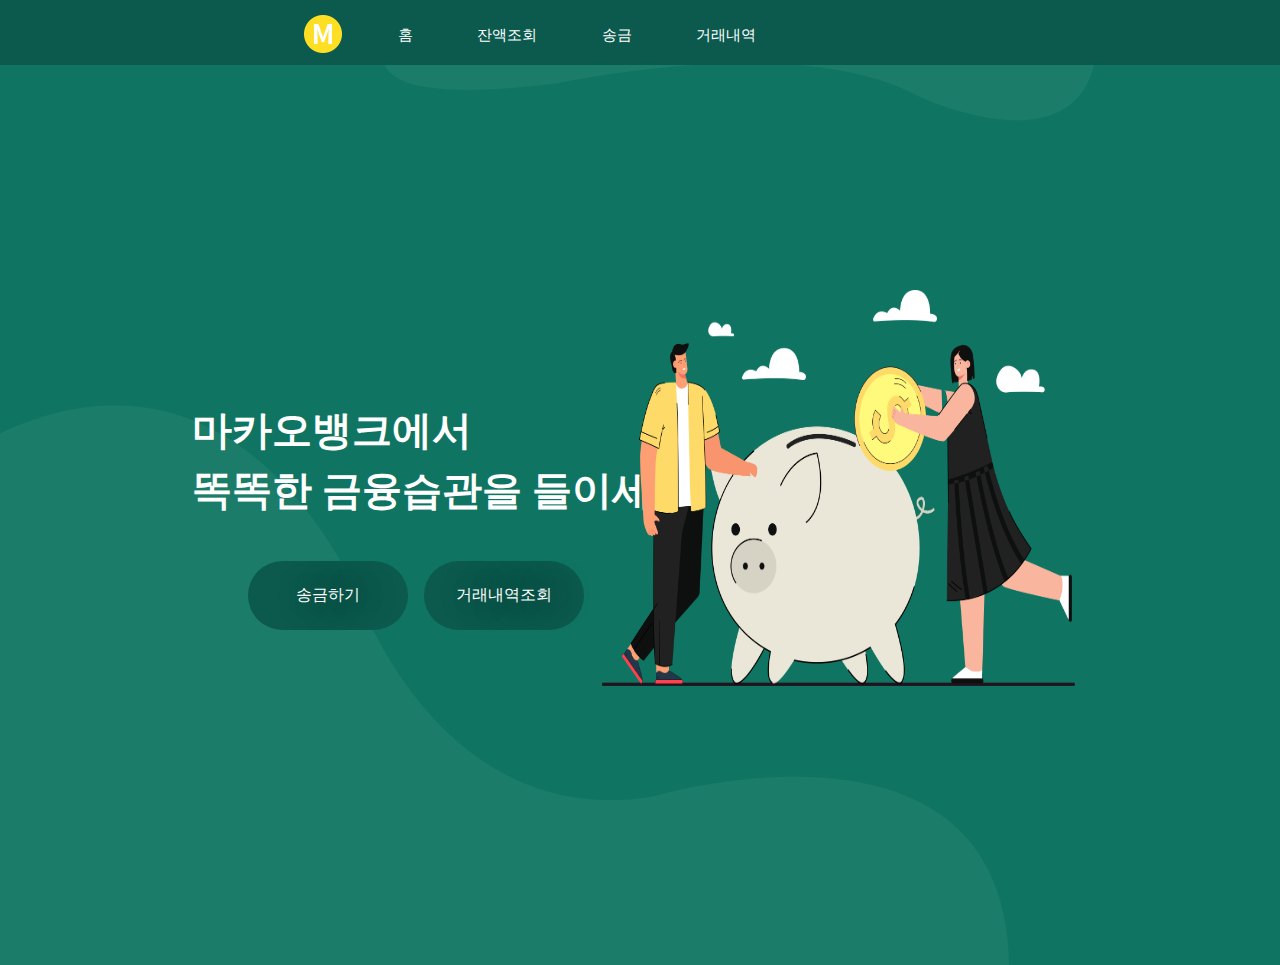
<file: index.html>
<!DOCTYPE html>
<html lang="ko">
    <head>
        <meta charset="UTF-8">
        <title>마카오 뱅크</title>
        <link rel="stylesheet" href="css/global.css">
        <link rel="stylesheet" href="css/header.css">
        <link rel="stylesheet" href="css/main.css">
    </head>
    <body>
        <header>
            <h1>
              <a href="https://sunghwan22.github.io/makao-Bank/">
                  <img class="logo" src="/image/logo.png">      
              </a>
            </h1>
              <nav>
                <ul>
                  <li><a href="https://sunghwan22.github.io/makao-Bank/">홈</a></li>
                  <li><a href="https://sunghwan22.github.io/makao-Bank/amount">잔액조회</a></li>
                  <li><a href="https://sunghwan22.github.io/makao-Bank/transfer">송금</a></li>
                  <li><a href="https://sunghwan22.github.io/makao-Bank/transactions">거래내역</a></li>
                </ul>
              </nav>
        </header>
        <main>
          <div class="content">
            <h2 class="main_title">
            마카오뱅크에서<br>똑똑한 금융습관을 들이세요
            </h2>
              <ul class = navigation>
                <li><a href="https://sunghwan22.github.io/makao-Bank/transfer">송금하기</a></li>
                <li><a href="https://sunghwan22.github.io/makao-Bank/transactions">거래내역조회</a></li>
              </ul>  
          </div>
            <img src="image/saving.png">
        </main>
    </body>
</html>
</file>
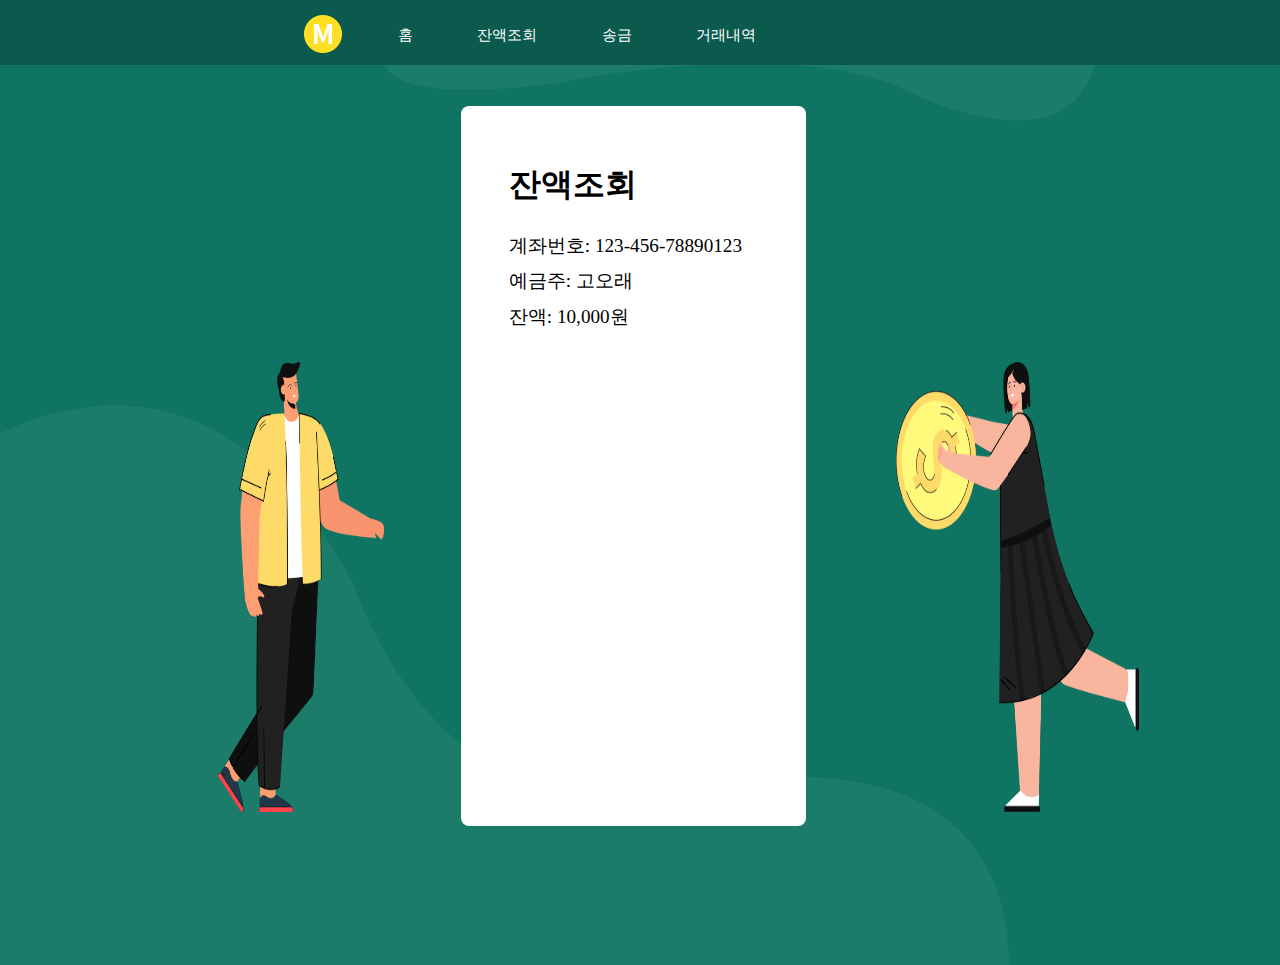
<file: amount.html>
<!DOCTYPE html>
<html lang="ko">
    <head>
        <meta charset="UTF-8">
        <title>마카오 뱅크</title>
        <link rel="stylesheet" href="css/global.css">
        <link rel="stylesheet" href="css/header.css">
        <link rel="stylesheet" href="css/amount.css">
    </head>
    <body>
        <header>
            <h1>
              <a href="https://sunghwan22.github.io/makao-Bank/">
                  <img class="logo" src="/image/logo.png">      
              </a>
            </h1>
              <nav>
                <ul>
                  <li><a href="https://sunghwan22.github.io/makao-Bank/">홈</a></li>
                  <li><a href="https://sunghwan22.github.io/makao-Bank/amount">잔액조회</a></li>
                  <li><a href="https://sunghwan22.github.io/makao-Bank/transfer">송금</a></li>
                  <li><a href="https://sunghwan22.github.io/makao-Bank/transactions">거래내역</a></li>
                </ul>
              </nav>
        </header>
        <main>
            <img class="man_image"src="/image/man.png">
            <img class="woman_image"src="/image/woman.png">
            <section>
                <h2>잔액조회</h2>
                <P>계좌번호: 123-456-78890123</P>
                <p>예금주: 고오래</p>
                <p>잔액: 10,000원</p>
            </section>
        </main>
    </body>
</html>
</file>
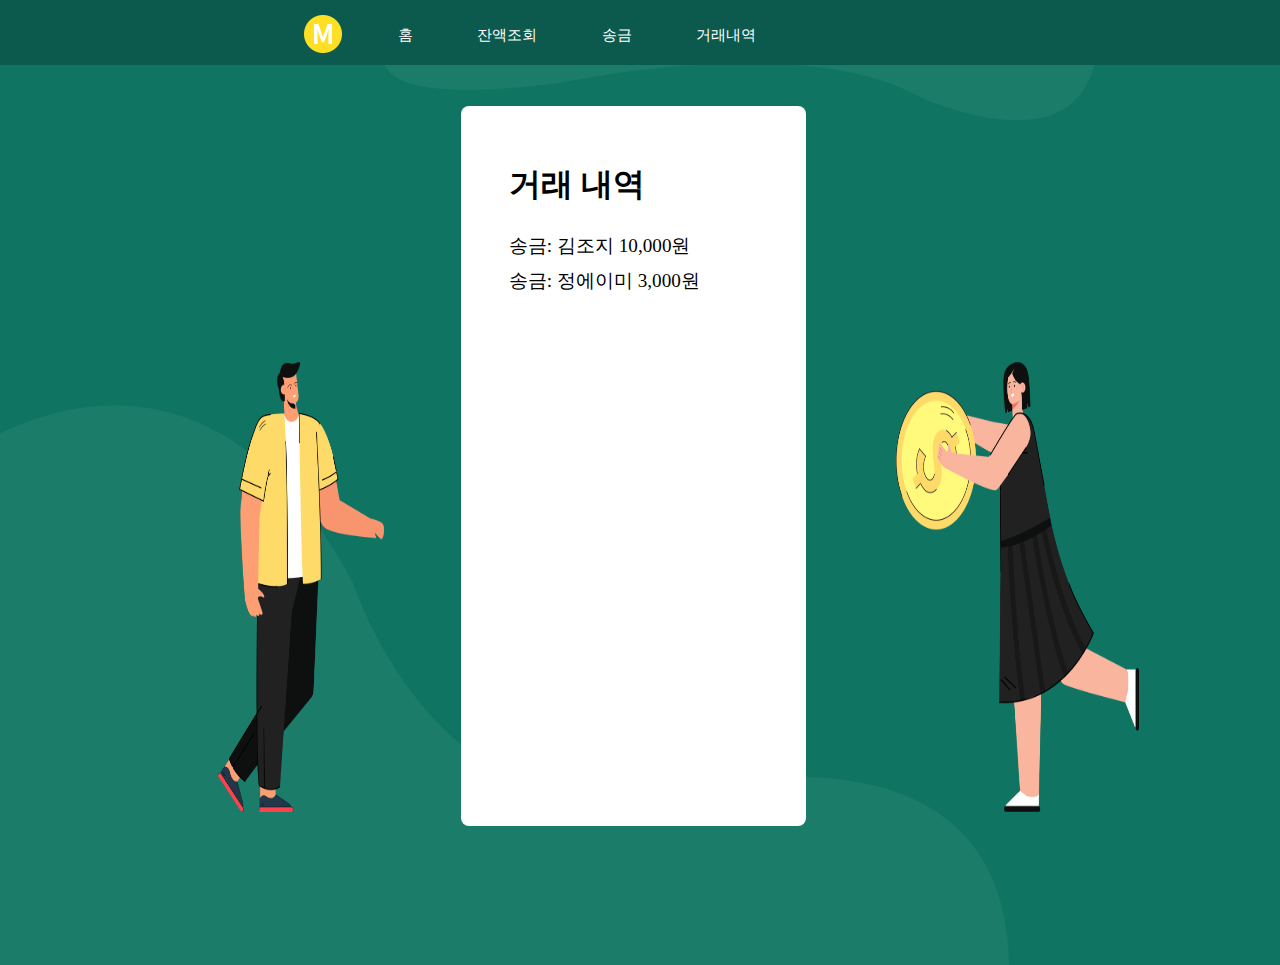
<file: transactions.html>
<!DOCTYPE html>
<html lang="ko">
    <head>
        <meta charset="UTF-8">
        <title>마카오 뱅크</title>
        <link rel="stylesheet" href="css/global.css">
        <link rel="stylesheet" href="css/header.css">
        <link rel="stylesheet" href="css/transactions.css">
    </head>
    <body>
        <header>
            <h1>
              <a href="https://sunghwan22.github.io/makao-Bank/">
                  <img class="logo" src="/image/logo.png">      
              </a>
            </h1>
              <nav>
                <ul>
                  <li><a href="https://sunghwan22.github.io/makao-Bank/">홈</a></li>
                  <li><a href="https://sunghwan22.github.io/makao-Bank/amount">잔액조회</a></li>
                  <li><a href="https://sunghwan22.github.io/makao-Bank/transfer">송금</a></li>
                  <li><a href="https://sunghwan22.github.io/makao-Bank/transactions">거래내역</a></li>
                </ul>
              </nav>
        </header>
        <main>
            <img class="man_image"src="/image/man.png">
            <img class="woman_image"src="/image/woman.png">
            <section>
                <h2>거래 내역</h2>
                <P>송금: 김조지 10,000원</P>
                <p>송금: 정에이미 3,000원</p>
            </section>
        </main>
    </body>
</html>
</file>
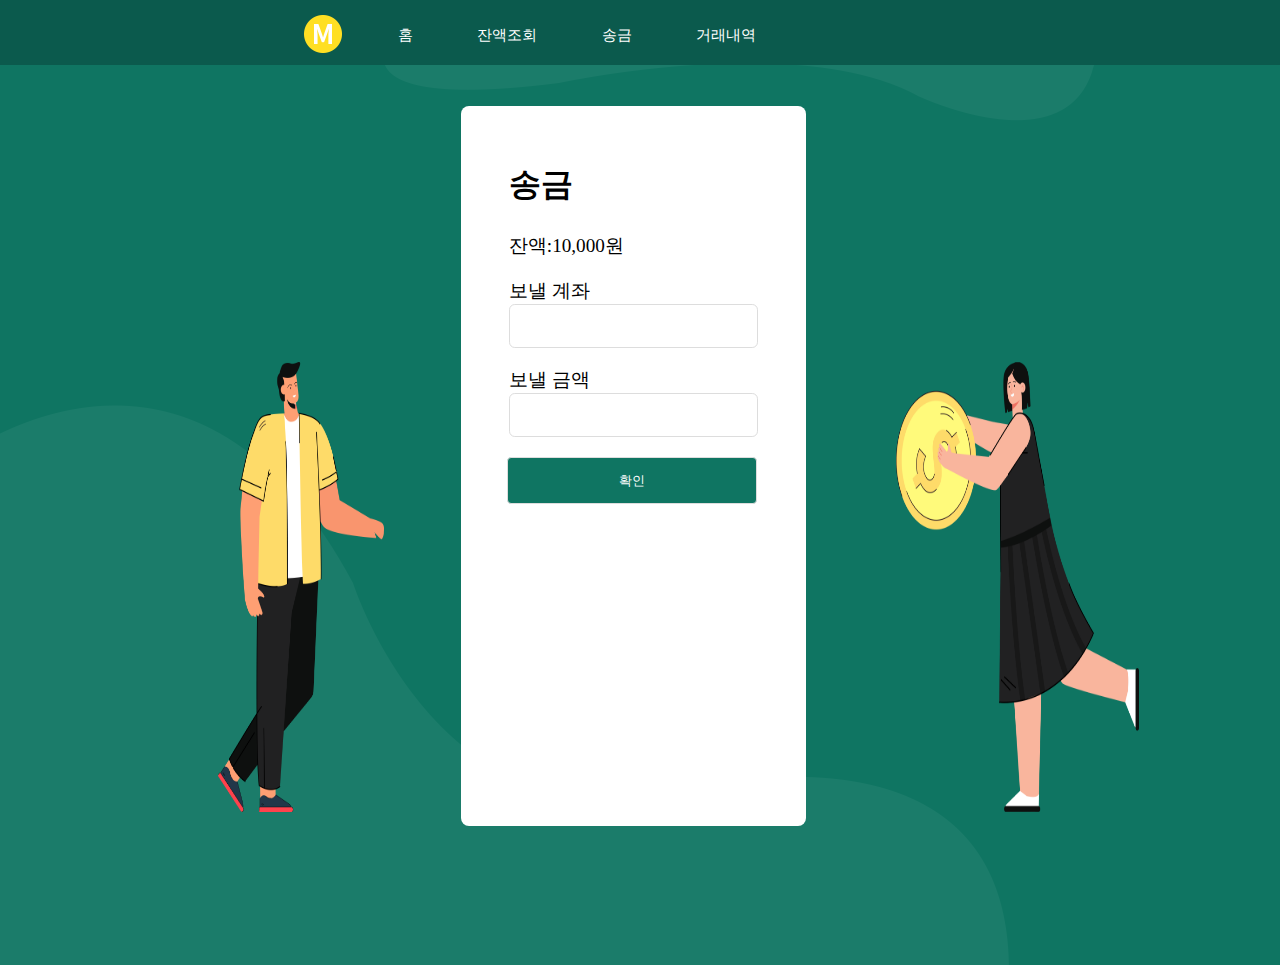
<file: transfer.html>
<!DOCTYPE html>
<html lang="ko">
    <head>
        <meta charset="UTF-8">
        <title>마카오 뱅크</title>
        <link rel="stylesheet" href="css/global.css">
        <link rel="stylesheet" href="css/header.css">
        <link rel="stylesheet" href="css/transfer.css">
    </head>
    <body>
        <header>
            <h1>
              <a href="https://sunghwan22.github.io/makao-Bank/">
                  <img class="logo" src="/image/logo.png">      
              </a>
            </h1>
              <nav>
                <ul>
                    <li><a href="https://sunghwan22.github.io/makao-Bank/">홈</a></li>
                    <li><a href="https://sunghwan22.github.io/makao-Bank/amount">잔액조회</a></li>
                    <li><a href="https://sunghwan22.github.io/makao-Bank/transfer">송금</a></li>
                    <li><a href="https://sunghwan22.github.io/makao-Bank/transactions">거래내역</a></li>
                </ul>
              </nav>
        </header>
        <main>
            <img class="man_image"src="/image/man.png">
            <img class="woman_image"src="/image/woman.png">
            <section>
                <h2>송금</h2>
                <P>잔액:10,000원</P>
                <form>  
                    <p>보낼 계좌</p>
                    <input type="text">
                    <p>보낼 금액</p>
                    <input type="number">
                    <button type="submit">확인</button>
                </form>
            </section>
        </main>
    </body>
</html>
</file>
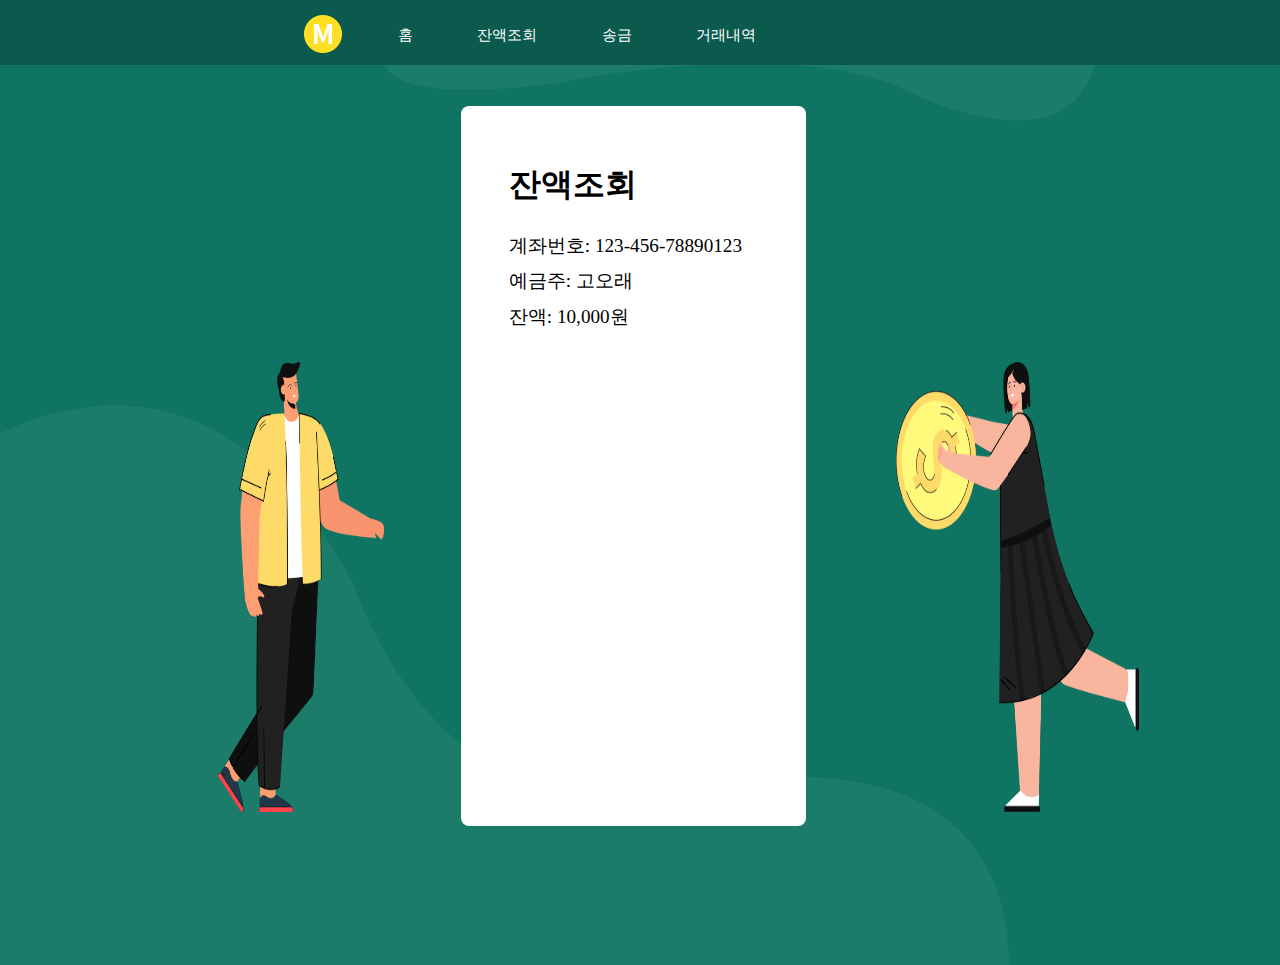
<file: html/amount.html>
<!DOCTYPE html>
<html lang="ko">
    <head>
        <meta charset="UTF-8">
        <title>마카오 뱅크</title>
        <link rel="stylesheet" href="/css/global.css">
        <link rel="stylesheet" href="/css/header.css">
        <link rel="stylesheet" href="/css/amount.css">
    </head>
    <body>
        <header>
            <h1>
              <a href="index.html">
                  <img class="logo" src="/image/logo.png">      
              </a>
            </h1>
              <nav>
                <ul>
                  <li><a href="/index.html">홈</a></li>
                  <li><a href="/html/amount.html">잔액조회</a></li>
                  <li><a href="/html/transfer.html">송금</a></li>
                  <li><a href="/html/transactions.html">거래내역</a></li>
                </ul>
              </nav>
        </header>
        <main>
            <img class="man_image"src="/image/man.png">
            <img class="woman_image"src="/image/woman.png">
            <section>
                <h2>잔액조회</h2>
                <P>계좌번호: 123-456-78890123</P>
                <p>예금주: 고오래</p>
                <p>잔액: 10,000원</p>
            </section>
        </main>
    </body>
</html>
</file>
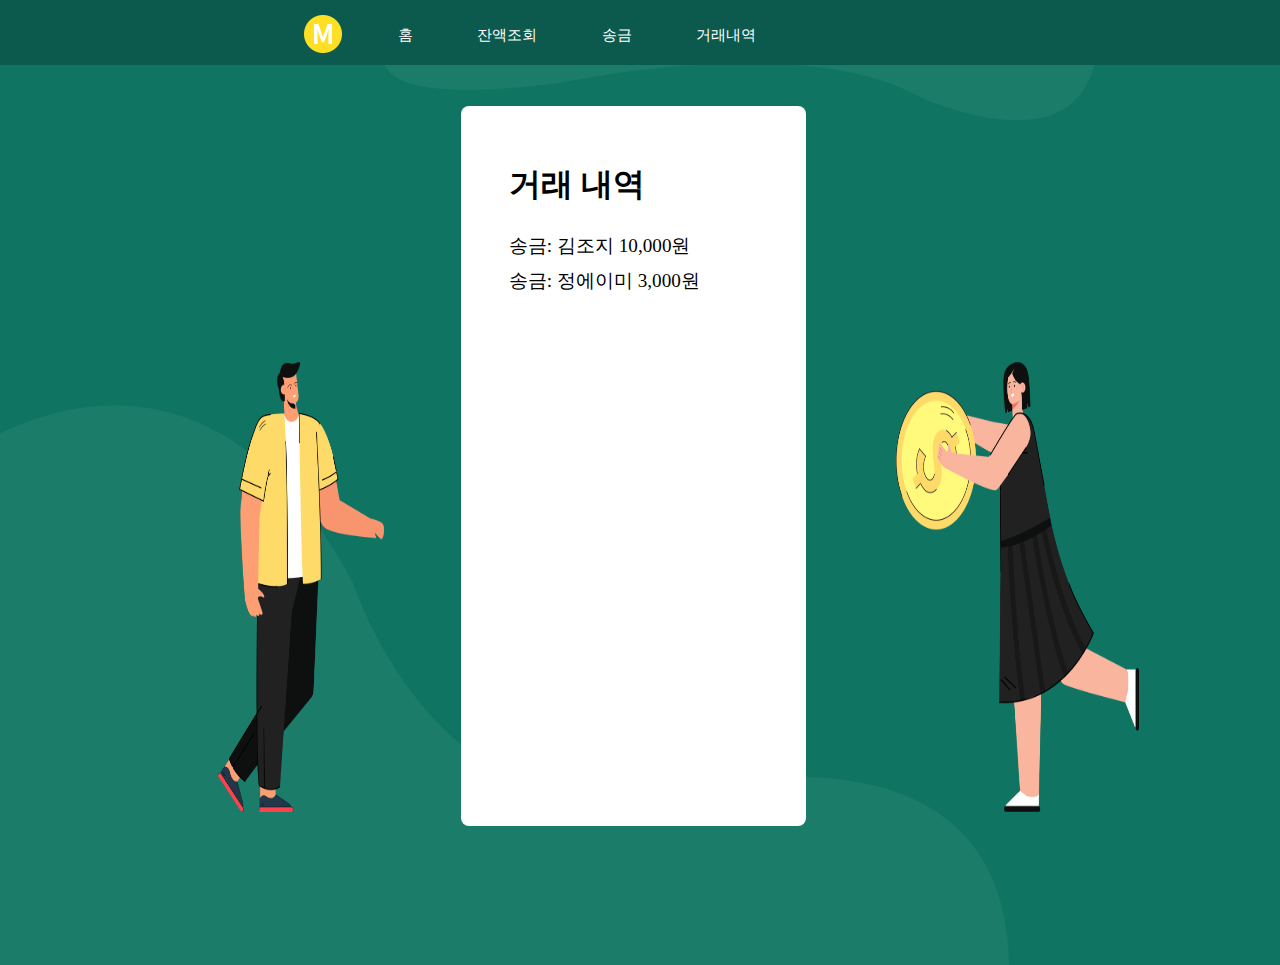
<file: html/transactions.html>
<!DOCTYPE html>
<html lang="ko">
    <head>
        <meta charset="UTF-8">
        <title>마카오 뱅크</title>
        <link rel="stylesheet" href="/css/global.css">
        <link rel="stylesheet" href="/css/header.css">
        <link rel="stylesheet" href="/css/transactions.css">
    </head>
    <body>
        <header>
            <h1>
              <a href="index.html">
                  <img class="logo" src="/image/logo.png">      
              </a>
            </h1>
              <nav>
                <ul>
                  <li><a href="/index.html">홈</a></li>
                  <li><a href="/html/amount.html">잔액조회</a></li>
                  <li><a href="/html/transfer.html">송금</a></li>
                  <li><a href="/html/transfer.html">거래내역</a></li>
                </ul>
              </nav>
        </header>
        <main>
            <img class="man_image"src="/image/man.png">
            <img class="woman_image"src="/image/woman.png">
            <section>
                <h2>거래 내역</h2>
                <P>송금: 김조지 10,000원</P>
                <p>송금: 정에이미 3,000원</p>
            </section>
        </main>
    </body>
</html>
</file>
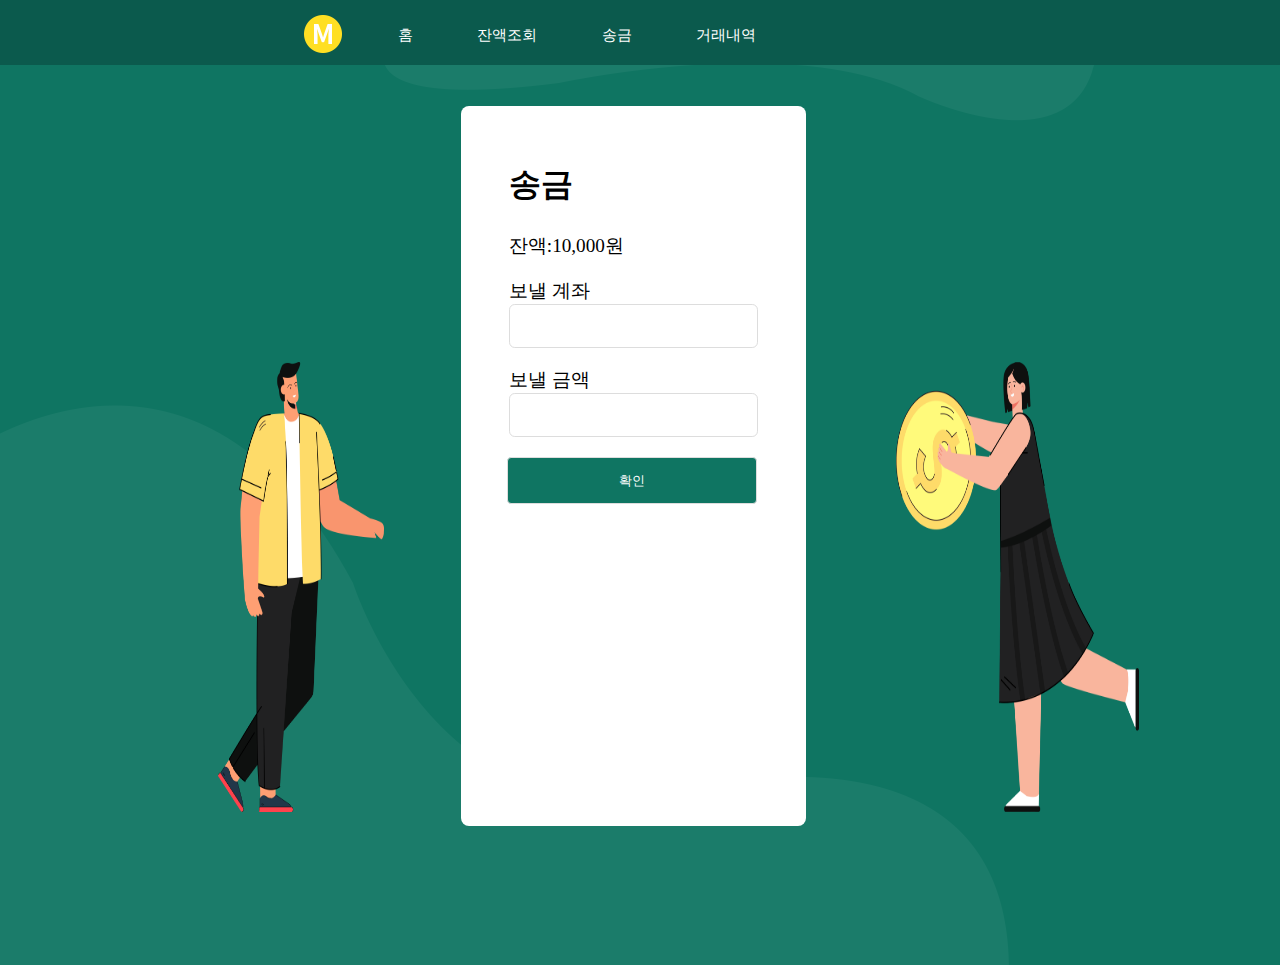
<file: html/transfer.html>
<!DOCTYPE html>
<html lang="ko">
    <head>
        <meta charset="UTF-8">
        <title>마카오 뱅크</title>
        <link rel="stylesheet" href="/css/global.css">
        <link rel="stylesheet" href="/css/header.css">
        <link rel="stylesheet" href="/css/transfer.css">
    </head>
    <body>
        <header>
            <h1>
              <a href="index.html">
                  <img class="logo" src="/image/logo.png">      
              </a>
            </h1>
              <nav>
                <ul>
                  <li><a href="/index.html">홈</a></li>
                  <li><a href="/html/amount.html">잔액조회</a></li>
                  <li><a href="/html/transfer.html">송금</a></li>
                  <li><a href="/html/transactions.html">거래내역</a></li>
                </ul>
              </nav>
        </header>
        <main>
            <img class="man_image"src="/image/man.png">
            <img class="woman_image"src="/image/woman.png">
            <section>
                <h2>송금</h2>
                <P>잔액:10,000원</P>
                <form>  
                    <p>보낼 계좌</p>
                    <input type="text">
                    <p>보낼 금액</p>
                    <input type="number">
                    <button type="submit">확인</button>
                </form>
            </section>
        </main>
    </body>
</html>
</file>
<file: css/global.css>
* {
    margin: 0;
    padding: 0;
    box-sizing: border-box;
    list-style: none;
   
}

a {
    text-decoration: none;
    color: white;
}
</file>
<file: css/header.css>
header {
    display: flex;
    align-items: center;
    background-color:  rgb(11, 90, 77);
    height: 65px;
    min-width: 1024px;
}

header nav li{
    display: flex;
    float: left;
    margin-left: 3.7em;
    margin-right: 0.6em;
    margin-top: 5px;
    font-size: 15px;
}

.logo{
    width: 38px;
    height: 38px;
    margin-top: 10px;
    margin-left: 9.5em;;
    
}
</file>
<file: css/main.css>
main{
    position: relative;
    width: 100vw;
    height: 100vh;
    background: url(../image/wave.svg) no-repeat 0 50%;
    background-color: #0F7562;
}

.main_title{
   font-size: 2.5em;
    color: white;
    line-height: 1.5em;
    margin-bottom: 1em;  
}

main img{
    position: absolute;
    top: 25%;
    left: 47%;
    width: 37%;
    height: 44%;
}

main .content{
    display: flex;
    flex-direction: column;
    justify-content: center;
    align-self: center;
    margin: 0 auto;
    width: 70%;
    height: 100%;
}

main a{
    display: inline-block;
    background-color: rgb(11, 90, 77);
    color: white;
    border-radius: 3em;
    width: 10rem;
    padding: 1.5em;
    text-align: center;
    text-shadow: 10px 0px 30px rgb(26, 26, 26);
    margin-left: 1em;
}

.navigation {
    display: flex;
    justify-content: flex-start;
    padding-left: 2.5em;
}

main a:hover{
    background-color: white;
}
</file>
<file: css/amount.css>
main{
    position: relative;
    width: 100vw;
    height: 100vh;
    background: url(../image/wave.svg) no-repeat 0 50%;
    background-color: #0F7562;
}

section {
    position: absolute;
    top: 4.5%;
    left: 36%;
    width: 27%;
    height: 80%;
    background-color: white;
    border-radius: 0.5em;
}

main h2 {
    font-size: 2em;
    margin-top: 1.8em;
    margin-bottom: 0.8em;
    margin-left: 1.5em;
}

main p {
    font-size: 1.2em;
    margin-top: 0.5em;
    margin-left: 2.5em;
}

.man_image{
    position: absolute;
    top: 33%;
    height: 50%;
    width: 13%;
    left: 17%;
}

.woman_image{
    position: absolute;
    top: 33%;
    height: 50%;
    width: 19%;
    left: 70%;
}
</file>
<file: css/transactions.css>
main{
    position: relative;
    width: 100vw;
    height: 100vh;
    background: url(../image/wave.svg) no-repeat 0 50%;
    background-color: #0F7562;
}

section {
    position: absolute;
    top: 4.5%;
    left: 36%;
    width: 27%;
    height: 80%;
    background-color: white;
    border-radius: 0.5em;
}

main h2 {
    font-size: 2em;
    margin-top: 1.8em;
    margin-bottom: 0.8em;
    margin-left: 1.5em;
}

main p {
    font-size: 1.2em;
    margin-top: 0.5em;
    margin-left: 2.5em;
}

.man_image{
    position: absolute;
    top: 33%;
    height: 50%;
    width: 13%;
    left: 17%;
}

.woman_image{
    position: absolute;
    top: 33%;
    height: 50%;
    width: 19%;
    left: 70%;
}
</file>
<file: css/transfer.css>
main{
    position: relative;
    width: 100vw;
    height: 100vh;
    background: url(../image/wave.svg) no-repeat 0 50%;
    background-color: #0F7562;
}

section {
    position: absolute;
    top: 4.5%;
    left: 36%;
    width: 27%;
    height: 80%;
    background-color: white;
    border-radius: 0.5em;
}

main h2 {
    font-size: 2em;
    margin-top: 1.8em;
    margin-bottom: 0.8em;
    margin-left: 1.5em;
}

main p {
    font-size: 1.2em;
    margin-top: 0.5em;
    margin-left: 2.5em;
}

.man_image{
    position: absolute;
    top: 33%;
    height: 50%;
    width: 13%;
    left: 17%;
}

.woman_image{
    position: absolute;
    top: 33%;
    height: 50%;
    width: 19%;
    left: 70%;
}

form {
    display: block;
    margin-right: 6em;
}

form p {
    margin-top: 1em;
}

form input{
    font-size: 1.2em;
    margin-left: 2.5em;
    width: 100%;
    height: 2.3em;
    border-radius: 0.3em;
    border: 1px solid#DDDDDD;
}

form button {
    margin-top: 1.5em;
    margin-left: 3.5em;
    width: 100%;
    height: 3.5em;
    color: white;
    background-color: #0F7562;
    border-radius: 0.3em;
    border: 1px solid#DDDDDD;
}

form button:hover{
    background-color: gray;
}
</file>
